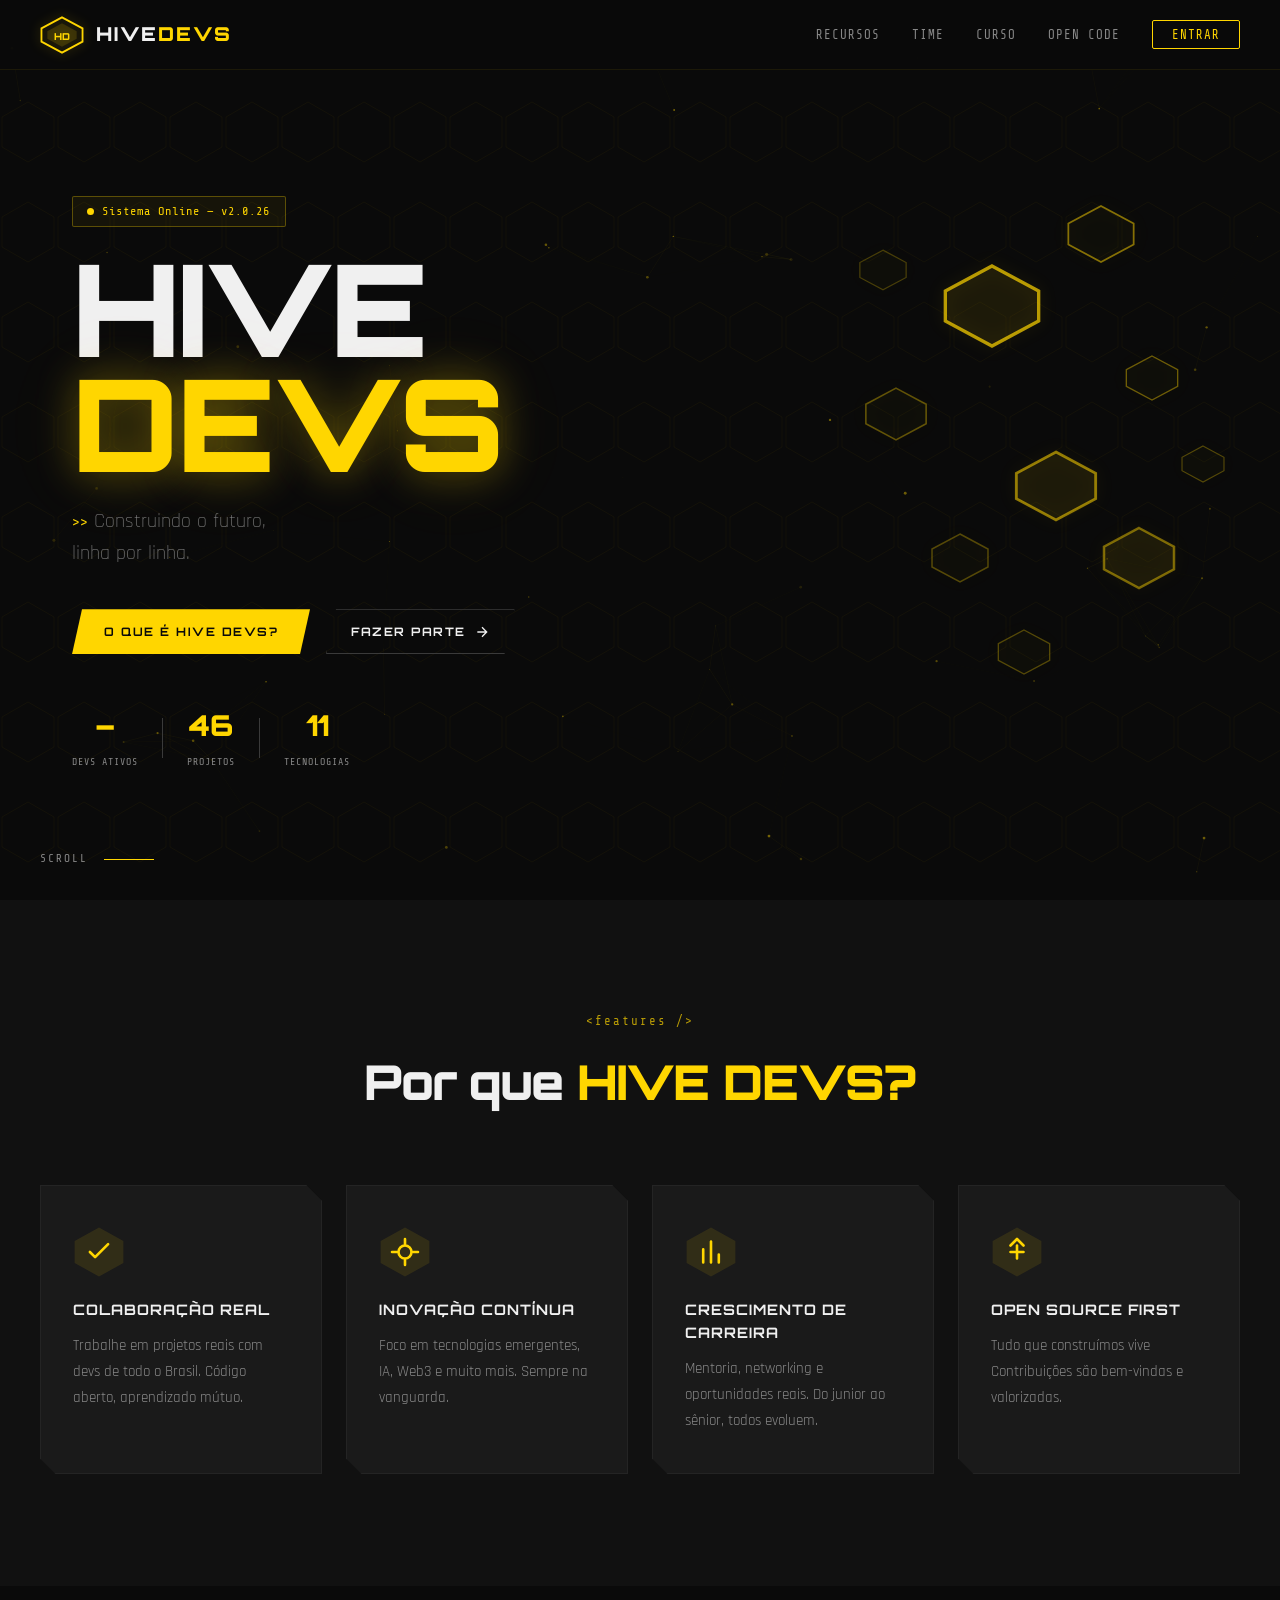
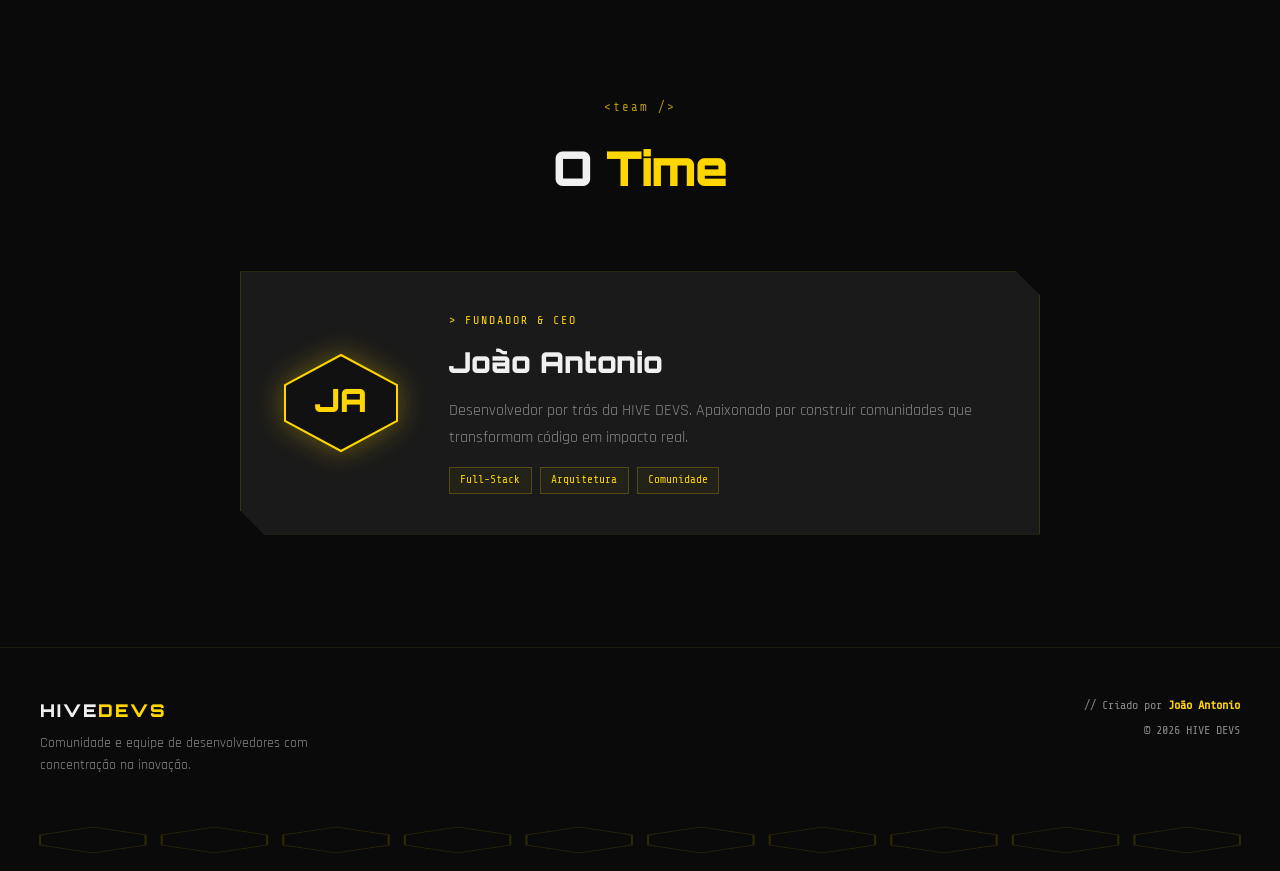
<file: index.html>
<!DOCTYPE html>
<html lang="pt-BR">
<head>
  <meta charset="UTF-8" />
  <meta name="viewport" content="width=device-width, initial-scale=1.0"/>
  <title>HIVE DEVS</title>
  <link rel="stylesheet" href="style.css" />
  <link href="https://fonts.googleapis.com/css2?family=Orbitron:wght@400;700;900&family=Share+Tech+Mono&family=Rajdhani:wght@300;400;600;700&display=swap" rel="stylesheet"/>
</head>
<body>

  <canvas id="bg-canvas"></canvas>
  <div class="hex-grid-overlay"></div>

  <!-- ══════════════ NAVBAR ══════════════ -->
  <nav class="navbar" id="navbar">
    <div class="nav-inner">
      <a href="#" class="nav-logo">
        <div class="logo-hex">
          <svg viewBox="0 0 60 52" class="logo-svg" xmlns="http://www.w3.org/2000/svg">
            <polygon points="30,2 58,17 58,35 30,50 2,35 2,17" fill="none" stroke="#FFD600" stroke-width="2.5"/>
            <polygon points="30,10 50,21 50,31 30,42 10,31 10,21" fill="#FFD600" opacity="0.15"/>
            <text x="50%" y="55%" dominant-baseline="middle" text-anchor="middle" fill="#FFD600" font-family="Orbitron" font-size="13" font-weight="900">HD</text>
          </svg>
        </div>
        <span class="logo-text">HIVE<span class="logo-accent">DEVS</span></span>
      </a>
      <ul class="nav-links" id="navLinks">
  <li><a href="#features">Recursos</a></li>
  <li><a href="#team">Time</a></li>

  <!-- NOVOS BOTÕES -->
  <li><a href="curso.html">Curso</a></li>
  <li><a href="codigos.html">Open Code</a></li>

  <li id="nav-auth-area">
    <button class="nav-cta-btn" id="btn-nav-login">Entrar</button>
  </li>
</ul>
      <button class="hamburger" id="hamburger" aria-label="Menu">
        <span></span><span></span><span></span>
      </button>
    </div>
  </nav>

  <!-- ══════════════ HERO ══════════════ -->
  <section class="hero" id="home">
    <div class="hero-content">
      <div class="hero-badge">
        <span class="badge-dot"></span>
        <span>Sistema Online — v2.0.26</span>
      </div>
      <h1 class="hero-title">
        <span class="title-line">HIVE</span>
        <span class="title-line accent">DEVS</span>
      </h1>
      <p class="hero-sub">
        <span class="mono">&gt;&gt;</span> Construindo o futuro, <br/>linha por linha.
      </p>
      <div class="hero-actions">
        <button class="btn-primary" id="btn-about">
          <span class="btn-hex"></span>
          O que é HIVE DEVS?
        </button>
        <button class="btn-secondary" id="btn-hero-join">
          Fazer parte
          <svg width="16" height="16" viewBox="0 0 24 24" fill="none" stroke="currentColor" stroke-width="2"><path d="M5 12h14M12 5l7 7-7 7"/></svg>
        </button>
      </div>
      <div class="hero-stats">
        <div class="stat">
          <span class="stat-num" id="stat-devs">–</span>
          <span class="stat-label">Devs Ativos</span>
        </div>
        <div class="stat-divider"></div>
        <div class="stat">
          <span class="stat-num" data-target="47">0</span>
          <span class="stat-label">Projetos</span>
        </div>
        <div class="stat-divider"></div>
        <div class="stat">
          <span class="stat-num" data-target="12">0</span>
          <span class="stat-label">Tecnologias</span>
        </div>
      </div>
    </div>
    <div class="hero-visual">
      <div class="hex-cluster" id="hexCluster"></div>
    </div>
    <div class="scroll-hint">
      <span class="mono">scroll</span>
      <div class="scroll-line"></div>
    </div>
  </section>

  <!-- ══════════════ MODAL: O QUE É HIVE DEVS ══════════════ -->
  <div class="modal-overlay" id="modal-about">
    <div class="modal-box">
      <button class="modal-close" data-close="modal-about">&times;</button>
      <div class="modal-header">
        <svg viewBox="0 0 60 52" class="modal-logo" xmlns="http://www.w3.org/2000/svg">
          <polygon points="30,2 58,17 58,35 30,50 2,35 2,17" fill="none" stroke="#FFD600" stroke-width="2.5"/>
          <polygon points="30,10 50,21 50,31 30,42 10,31 10,21" fill="#FFD600" opacity="0.2"/>
          <text x="50%" y="55%" dominant-baseline="middle" text-anchor="middle" fill="#FFD600" font-family="Orbitron" font-size="13" font-weight="900">HD</text>
        </svg>
        <h2>O que é <span class="accent">HIVE DEVS?</span></h2>
      </div>
      <p class="modal-desc">Comunidade com concentração na inovação.</p>
      <div class="modal-tags">
        <span>#inovação</span><span>#tecnologia</span><span>#comunidade</span><span>#código</span>
      </div>
      <div class="modal-creator">
        <span class="mono">&gt; Criado por</span>
        <strong>João Antonio</strong>
      </div>
    </div>
  </div>

  <!-- ══════════════ MODAL: AUTH ══════════════ -->
  <div class="modal-overlay" id="modal-auth">
    <div class="modal-box auth-box">
      <button class="modal-close" data-close="modal-auth">&times;</button>

      <div class="auth-tabs">
        <button class="auth-tab active" data-tab="login">Entrar</button>
        <button class="auth-tab" data-tab="register">Criar conta</button>
      </div>

      <!-- LOGIN -->
      <div class="auth-panel" id="panel-login">
        <div class="auth-icon">
          <svg viewBox="0 0 60 52" xmlns="http://www.w3.org/2000/svg" width="52" height="45">
            <polygon points="30,2 58,17 58,35 30,50 2,35 2,17" fill="rgba(255,214,0,0.08)" stroke="#FFD600" stroke-width="2"/>
            <text x="50%" y="55%" dominant-baseline="middle" text-anchor="middle" fill="#FFD600" font-family="Orbitron" font-size="12" font-weight="900">HD</text>
          </svg>
        </div>
        <h3>Bem-vindo de volta</h3>
        <p class="auth-sub">Acesse sua conta HIVE DEVS</p>
        <div class="form-group">
          <label class="mono">// email</label>
          <input type="email" id="login-email" placeholder="dev@hive.com" autocomplete="email"/>
        </div>
        <div class="form-group">
          <label class="mono">// senha</label>
          <input type="password" id="login-pass" placeholder="••••••••" autocomplete="current-password"/>
        </div>
        <div class="auth-error" id="login-error"></div>
        <button class="btn-primary btn-full" id="btn-do-login">
          <span class="btn-hex"></span>
          <span id="login-btn-txt">Entrar na colmeia</span>
        </button>
        <p class="auth-switch">Não tem conta? <button class="link-btn" data-tab="register">Criar agora</button></p>
      </div>

      <!-- REGISTER -->
      <div class="auth-panel hidden" id="panel-register">
        <div class="auth-icon">
          <svg viewBox="0 0 60 52" xmlns="http://www.w3.org/2000/svg" width="52" height="45">
            <polygon points="30,2 58,17 58,35 30,50 2,35 2,17" fill="rgba(255,214,0,0.08)" stroke="#FFD600" stroke-width="2"/>
            <text x="50%" y="55%" dominant-baseline="middle" text-anchor="middle" fill="#FFD600" font-family="Orbitron" font-size="12" font-weight="900">HD</text>
          </svg>
        </div>
        <h3>Entre para a colmeia</h3>
        <p class="auth-sub">Crie sua conta gratuitamente</p>
        <div class="form-group">
          <label class="mono">// usuário</label>
          <input type="text" id="reg-username" placeholder="seu_username" autocomplete="username"/>
        </div>
        <div class="form-group">
          <label class="mono">// email</label>
          <input type="email" id="reg-email" placeholder="dev@hive.com" autocomplete="email"/>
        </div>
        <div class="form-group">
          <label class="mono">// senha</label>
          <input type="password" id="reg-pass" placeholder="mín. 6 caracteres" autocomplete="new-password"/>
        </div>
        <div class="auth-error" id="reg-error"></div>
        <button class="btn-primary btn-full" id="btn-do-register">
          <span class="btn-hex"></span>
          <span id="reg-btn-txt">Criar conta</span>
        </button>
        <p class="auth-switch">Já tem conta? <button class="link-btn" data-tab="login">Entrar</button></p>
      </div>
    </div>
  </div>

  <!-- ══════════════ MODAL: PERFIL ══════════════ -->
  <div class="modal-overlay" id="modal-profile">
    <div class="modal-box profile-box">
      <button class="modal-close" data-close="modal-profile">&times;</button>
      <div class="profile-header">
        <div class="profile-hex-wrap">
          <svg viewBox="0 0 120 104" xmlns="http://www.w3.org/2000/svg" width="96" height="84">
            <polygon points="60,4 116,34 116,70 60,100 4,70 4,34" fill="#1A1A1A" stroke="#FFD600" stroke-width="2.5"/>
            <text id="profile-initials" x="50%" y="52%" dominant-baseline="middle" text-anchor="middle" fill="#FFD600" font-family="Orbitron" font-size="26" font-weight="900">??</text>
          </svg>
        </div>
        <div class="profile-identity">
          <div class="mono profile-tag">&gt; dev ativo</div>
          <h3 id="profile-username">–</h3>
          <p class="profile-email mono" id="profile-email">–</p>
        </div>
      </div>
      <div class="profile-info-grid">
        <div class="profile-row">
          <span class="mono">membro desde</span>
          <strong id="profile-since">–</strong>
        </div>
        <div class="profile-row">
          <span class="mono">status</span>
          <strong style="color:var(--yellow)">● Online</strong>
        </div>
      </div>
      <button class="btn-logout" id="btn-logout">
        <svg width="14" height="14" viewBox="0 0 24 24" fill="none" stroke="currentColor" stroke-width="2.5"><path d="M9 21H5a2 2 0 0 1-2-2V5a2 2 0 0 1 2-2h4M16 17l5-5-5-5M21 12H9"/></svg>
        Sair da conta
      </button>
    </div>
  </div>

  <!-- ══════════════ FEATURES ══════════════ -->
  <section class="features" id="features">
    <div class="section-header">
      <span class="section-tag mono">&lt;features /&gt;</span>
      <h2>Por que <span class="accent">HIVE DEVS?</span></h2>
    </div>
    <div class="features-grid">
      <div class="feature-card" data-anim>
        <div class="card-icon">
          <svg viewBox="0 0 40 40" fill="none"><polygon points="20,2 38,12 38,28 20,38 2,28 2,12" fill="#FFD600" opacity="0.1" stroke="#FFD600" stroke-width="1.5"/><path d="M13 20l4 4 10-10" stroke="#FFD600" stroke-width="2" stroke-linecap="round" stroke-linejoin="round"/></svg>
        </div>
        <h3>Colaboração Real</h3>
        <p>Trabalhe em projetos reais com devs de todo o Brasil. Código aberto, aprendizado mútuo.</p>
      </div>
      <div class="feature-card" data-anim>
        <div class="card-icon">
          <svg viewBox="0 0 40 40" fill="none"><polygon points="20,2 38,12 38,28 20,38 2,28 2,12" fill="#FFD600" opacity="0.1" stroke="#FFD600" stroke-width="1.5"/><circle cx="20" cy="20" r="5" stroke="#FFD600" stroke-width="2"/><path d="M20 10v4M20 26v4M10 20h4M26 20h4" stroke="#FFD600" stroke-width="2" stroke-linecap="round"/></svg>
        </div>
        <h3>Inovação Contínua</h3>
        <p>Foco em tecnologias emergentes, IA, Web3 e muito mais. Sempre na vanguarda.</p>
      </div>
      <div class="feature-card" data-anim>
        <div class="card-icon">
          <svg viewBox="0 0 40 40" fill="none"><polygon points="20,2 38,12 38,28 20,38 2,28 2,12" fill="#FFD600" opacity="0.1" stroke="#FFD600" stroke-width="1.5"/><path d="M14 28V18M20 28V12M26 28V22" stroke="#FFD600" stroke-width="2" stroke-linecap="round"/></svg>
        </div>
        <h3>Crescimento de Carreira</h3>
        <p>Mentoria, networking e oportunidades reais. Do junior ao sênior, todos evoluem.</p>
      </div>
      <div class="feature-card" data-anim>
        <div class="card-icon">
          <svg viewBox="0 0 40 40" fill="none"><polygon points="20,2 38,12 38,28 20,38 2,28 2,12" fill="#FFD600" opacity="0.1" stroke="#FFD600" stroke-width="1.5"/><path d="M15 20h10M15 15l5-5 5 5M20 25v-10" stroke="#FFD600" stroke-width="2" stroke-linecap="round" stroke-linejoin="round"/></svg>
        </div>
        <h3>Open Source First</h3>
        <p>Tudo que construímos vive Contribuições são bem-vindas e valorizadas.</p>
      </div>
    </div>
  </section>

  <!-- ══════════════ TEAM ══════════════ -->
  <section class="team" id="team">
    <div class="section-header">
      <span class="section-tag mono">&lt;team /&gt;</span>
      <h2>O <span class="accent">Time</span></h2>
    </div>
    <div class="team-founder">
      <div class="founder-hex">
        <svg viewBox="0 0 120 104" xmlns="http://www.w3.org/2000/svg">
          <polygon points="60,4 116,34 116,70 60,100 4,70 4,34" fill="#111" stroke="#FFD600" stroke-width="2"/>
          <text x="50%" y="50%" dominant-baseline="middle" text-anchor="middle" fill="#FFD600" font-family="Orbitron" font-size="32" font-weight="900">JA</text>
        </svg>
      </div>
      <div class="founder-info">
        <div class="founder-role mono">&gt; Fundador &amp; CEO</div>
        <h3>João Antonio</h3>
        <p>Desenvolvedor por trás da HIVE DEVS. Apaixonado por construir comunidades que transformam código em impacto real.</p>
        <div class="founder-tags">
          <span>Full-Stack</span><span>Arquitetura</span><span>Comunidade</span>
        </div>
      </div>
    </div>
  </section>

  <!-- ══════════════ FOOTER ══════════════ -->
  <footer class="footer">
    <div class="footer-inner">
      <div class="footer-brand">
        <span class="logo-text">HIVE<span class="logo-accent">DEVS</span></span>
        <p>Comunidade e equipe de desenvolvedores com concentração na inovação.</p>
      </div>
      <div class="footer-credit">
        <span class="mono">// Criado por <strong>João Antonio</strong></span>
        <span class="mono">© <span id="year"></span> HIVE DEVS</span>
      </div>
    </div>
    <div class="footer-hex-row">
      <svg viewBox="0 0 300 30" xmlns="http://www.w3.org/2000/svg" preserveAspectRatio="none">
        <polygon points="15,2 28,10 28,20 15,28 2,20 2,10" fill="none" stroke="#FFD600" stroke-width="0.5" opacity="0.3"/>
        <polygon points="45,2 58,10 58,20 45,28 32,20 32,10" fill="none" stroke="#FFD600" stroke-width="0.5" opacity="0.3"/>
        <polygon points="75,2 88,10 88,20 75,28 62,20 62,10" fill="none" stroke="#FFD600" stroke-width="0.5" opacity="0.3"/>
        <polygon points="105,2 118,10 118,20 105,28 92,20 92,10" fill="none" stroke="#FFD600" stroke-width="0.5" opacity="0.3"/>
        <polygon points="135,2 148,10 148,20 135,28 122,20 122,10" fill="none" stroke="#FFD600" stroke-width="0.5" opacity="0.3"/>
        <polygon points="165,2 178,10 178,20 165,28 152,20 152,10" fill="none" stroke="#FFD600" stroke-width="0.5" opacity="0.3"/>
        <polygon points="195,2 208,10 208,20 195,28 182,20 182,10" fill="none" stroke="#FFD600" stroke-width="0.5" opacity="0.3"/>
        <polygon points="225,2 238,10 238,20 225,28 212,20 212,10" fill="none" stroke="#FFD600" stroke-width="0.5" opacity="0.3"/>
        <polygon points="255,2 268,10 268,20 255,28 242,20 242,10" fill="none" stroke="#FFD600" stroke-width="0.5" opacity="0.3"/>
        <polygon points="285,2 298,10 298,20 285,28 272,20 272,10" fill="none" stroke="#FFD600" stroke-width="0.5" opacity="0.3"/>
      </svg>
    </div>
  </footer>

  <!-- Toast -->
  <div class="toast" id="toast"></div>

  <script src="script.js"></script>
</body>
</html>
</file>
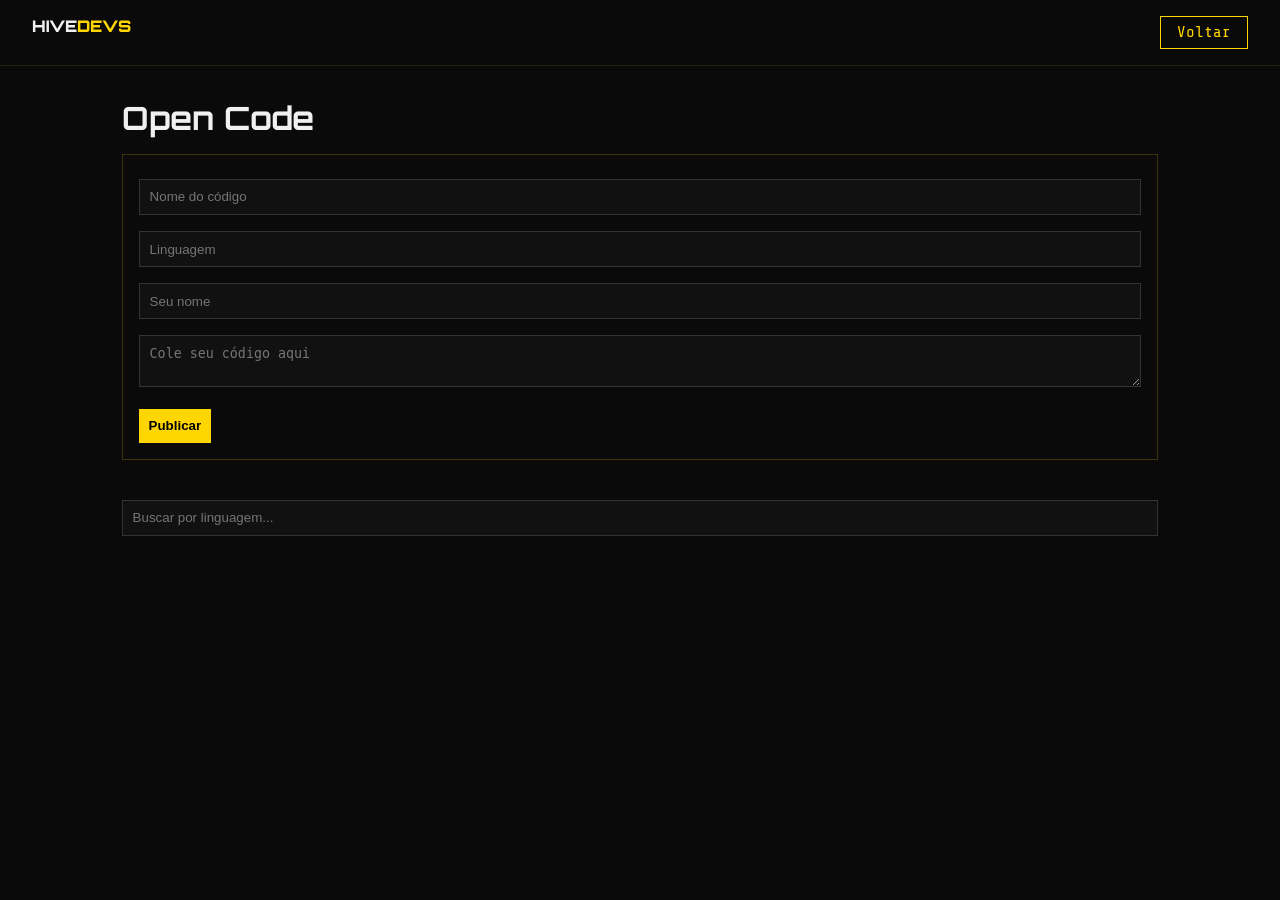
<file: codigos.html>
<!DOCTYPE html>
<html lang="pt-BR">
<head>
<meta charset="UTF-8">
<meta name="viewport" content="width=device-width, initial-scale=1.0">
<title>HIVE DEVS — Open Code</title>

<link href="https://fonts.googleapis.com/css2?family=Orbitron:wght@400;700;900&family=Share+Tech+Mono&family=Rajdhani:wght@300;400;600;700&display=swap" rel="stylesheet">

<style>
*{margin:0;padding:0;box-sizing:border-box}
:root{
--black:#0A0A0A;--black-3:#1A1A1A;
--yellow:#FFD600;--white:#F0F0F0;--grey:#888;
--font-display:'Orbitron',sans-serif;
--font-mono:'Share Tech Mono',monospace;
--font-body:'Rajdhani',sans-serif;
}
body{background:var(--black);color:var(--white);font-family:var(--font-body)}

.nav{display:flex;justify-content:space-between;padding:1rem 2rem;border-bottom:1px solid rgba(255,214,0,.1)}
.logo{font-family:var(--font-display);font-weight:900}
.logo span{color:var(--yellow)}
.btn{border:1px solid var(--yellow);color:var(--yellow);padding:.4rem 1rem;text-decoration:none;font-family:var(--font-mono)}

.container{max-width:1100px;margin:auto;padding:2rem}

.grid{display:grid;grid-template-columns:repeat(auto-fit,minmax(250px,1fr));gap:1rem}
.card{
background:var(--black-3);
padding:1.5rem;
border:1px solid #222;
cursor:pointer;
transition:.2s;
}
.card:hover{border-color:var(--yellow);box-shadow:0 0 10px rgba(255,214,0,.2)}

.title{font-family:var(--font-display);margin-bottom:.5rem}
.meta{font-family:var(--font-mono);font-size:.75rem;color:var(--grey)}

.form{margin-bottom:2rem;border:1px solid rgba(255,214,0,.2);padding:1rem}

input,textarea{
width:100%;margin:.5rem 0;padding:.6rem;background:#111;border:1px solid #333;color:#fff
}

button{padding:.6rem;background:var(--yellow);border:none;font-weight:bold;cursor:pointer;margin-top:.5rem}

/* MODAL */
.modal{
position:fixed;
inset:0;
background:rgba(0,0,0,.85);
display:none;
align-items:center;
justify-content:center;
}

.modal-box{
background:#111;
padding:2rem;
max-width:800px;
width:100%;
border:1px solid rgba(255,214,0,.2);
max-height:80vh;
overflow:auto;
}

pre{
background:#000;
padding:1rem;
overflow:auto;
color:#0f0;
white-space:pre-wrap;
}

.close{cursor:pointer;float:right;font-size:18px}

.loader{text-align:center;color:#888;margin-top:2rem}
</style>
</head>
<body>

<div class="nav">
<div class="logo">HIVE<span>DEVS</span></div>
<a href="#" class="btn">Voltar</a>
</div>

<div class="container">

<h1 style="font-family:var(--font-display);margin-bottom:1rem">Open Code</h1>

<div class="form">
<input id="name" placeholder="Nome do código">
<input id="lang" placeholder="Linguagem">
<input id="author" placeholder="Seu nome">
<textarea id="code" placeholder="Cole seu código aqui"></textarea>
<button onclick="publish()">Publicar</button>
</div>

<input id="search" placeholder="Buscar por linguagem..." oninput="filterList()">

<div class="grid" id="list"></div>
<div id="loading" class="loader">Carregando...</div>

</div>

<!-- MODAL -->
<div class="modal" id="modal" onclick="outsideClick(event)">
<div class="modal-box">
<span class="close" onclick="closeModal()">✕</span>
<h2 id="m-title"></h2>
<p id="m-meta"></p>

<button onclick="copyCode()">📋 Copiar código</button>
<button id="deleteBtn" onclick="deleteCode()" style="display:none;background:red;color:#fff">🗑️ Deletar</button>

<pre id="m-code"></pre>
</div>
</div>

<script>
const DB='https://codigo-44625-default-rtdb.firebaseio.com';

let allCodes = [];
let currentCode = null;

// ID
function genId(){
return Date.now()+Math.random().toString(36).slice(2)
}

// SAFE HTML
function escapeHTML(str){
return str.replace(/[&<>"']/g, function(tag){
const chars = {
  '&': '&amp;',
  '<': '&lt;',
  '>': '&gt;',
  '"': '&quot;',
  "'": '&#39;'
};
return chars[tag] || tag;
});
}

// PUBLICAR
async function publish(){
const name=nameInput.value.trim();
const lang=langInput.value.trim();
const author=authorInput.value.trim();
const code=codeInput.value;

if(!name||!lang||!author||!code)return alert('Preencha tudo');

const id=genId();

await fetch(`${DB}/codes/${id}.json`,{
method:'PUT',
body:JSON.stringify({
name,lang,author,code,createdAt:Date.now()
})
});

nameInput.value='';
langInput.value='';
authorInput.value='';
codeInput.value='';

load();
}

// LOAD
async function load(){
document.getElementById('loading').style.display='block';

try{
const res=await fetch(`${DB}/codes.json`);
const data=await res.json();

if(!data){
list.innerHTML='<p style="color:#888">Nenhum código ainda</p>';
return;
}

allCodes = Object.entries(data)
.map(([id,c])=>({id,...c}))
.sort((a,b)=>b.createdAt-a.createdAt);

render(allCodes);

}catch(e){
console.error(e);
}finally{
document.getElementById('loading').style.display='none';
}
}

// RENDER
function render(codes){
list.innerHTML='';

codes.forEach(c=>{
const div=document.createElement('div');
div.className='card';

div.innerHTML=`
<div class="title">${escapeHTML(c.name)}</div>
<div class="meta">${escapeHTML(c.lang)} • por ${escapeHTML(c.author)}</div>
`;

div.onclick=()=>openModal(c);
list.appendChild(div);
});
}

// 🔍 FILTRO
function filterList(){
const term = search.value.trim().toLowerCase();

// se vazio → mostra tudo
if(term === ""){
render(allCodes);
return;
}

const filtered = allCodes.filter(c =>
(c.lang || "").toLowerCase().includes(term)
);

render(filtered);
}

// MODAL
function openModal(c){
currentCode = c;

modal.style.display='flex';
mTitle.textContent=c.name;
mMeta.textContent=c.lang+' • '+c.author;
mCode.textContent=c.code;

// verificar autor
const user = authorInput.value.trim();
if(user && user === c.author){
deleteBtn.style.display='inline-block';
}else{
deleteBtn.style.display='none';
}
}

function closeModal(){
modal.style.display='none';
}

function outsideClick(e){
if(e.target.id==='modal') closeModal();
}

// 📋 COPIAR
function copyCode(){
navigator.clipboard.writeText(mCode.textContent);
alert('Código copiado!');
}

// 🗑️ DELETAR
async function deleteCode(){
const user = authorInput.value.trim();

if(user !== currentCode.author){
return alert('Você não pode deletar isso');
}

if(!confirm('Tem certeza que deseja deletar?')) return;

await fetch(`${DB}/codes/${currentCode.id}.json`,{
method:'DELETE'
});

closeModal();
load();
}

// REFS
const nameInput=document.getElementById('name');
const langInput=document.getElementById('lang');
const authorInput=document.getElementById('author');
const codeInput=document.getElementById('code');

const modal=document.getElementById('modal');
const mTitle=document.getElementById('m-title');
const mMeta=document.getElementById('m-meta');
const mCode=document.getElementById('m-code');

const search=document.getElementById('search');
const deleteBtn=document.getElementById('deleteBtn');

// INIT
load();
</script>

</body>
</html>
</file>
<file: style.css>
/* =============================================
   HIVE DEVS — style.css
   ============================================= */

*, *::before, *::after { box-sizing: border-box; margin: 0; padding: 0; }

:root {
  --black:       #0A0A0A;
  --black-2:     #111111;
  --black-3:     #1A1A1A;
  --black-4:     #242424;
  --yellow:      #FFD600;
  --yellow-dim:  rgba(255,214,0,0.12);
  --yellow-glow: rgba(255,214,0,0.35);
  --white:       #F0F0F0;
  --grey:        #888888;
  --grey-dim:    #3A3A3A;
  --red:         #FF4D4D;
  --font-display: 'Orbitron', sans-serif;
  --font-mono:    'Share Tech Mono', monospace;
  --font-body:    'Rajdhani', sans-serif;
}

html { scroll-behavior: smooth; }
body { background: var(--black); color: var(--white); font-family: var(--font-body); font-size: 16px; line-height: 1.6; overflow-x: hidden; }

::-webkit-scrollbar { width: 5px; }
::-webkit-scrollbar-track { background: var(--black-2); }
::-webkit-scrollbar-thumb { background: var(--yellow); border-radius: 3px; }

/* ---- CANVAS BG ---- */
#bg-canvas { position: fixed; inset: 0; z-index: 0; pointer-events: none; }
.hex-grid-overlay {
  position: fixed; inset: 0; z-index: 0; pointer-events: none;
  background-image: url("data:image/svg+xml,%3Csvg xmlns='http://www.w3.org/2000/svg' width='56' height='100'%3E%3Cpolygon points='28,2 54,17 54,47 28,62 2,47 2,17' fill='none' stroke='rgba(255,214,0,0.04)' stroke-width='1'/%3E%3C/svg%3E");
  background-size: 56px 100px;
}

/* ---- NAVBAR ---- */
.navbar {
  position: fixed; top: 0; left: 0; right: 0; z-index: 100;
  padding: 0 2rem; height: 70px; display: flex; align-items: center;
  background: rgba(10,10,10,0.88); backdrop-filter: blur(18px);
  border-bottom: 1px solid rgba(255,214,0,0.08);
  transition: border-color 0.3s, box-shadow 0.3s;
}
.navbar.scrolled { border-bottom-color: rgba(255,214,0,0.25); box-shadow: 0 2px 24px rgba(255,214,0,0.06); }
.nav-inner { width: 100%; max-width: 1200px; margin: auto; display: flex; align-items: center; justify-content: space-between; }

.nav-logo { display: flex; align-items: center; gap: 0.75rem; text-decoration: none; }
.logo-hex { width: 44px; height: 44px; }
.logo-svg { width: 100%; height: 100%; filter: drop-shadow(0 0 6px var(--yellow-glow)); }
.logo-text { font-family: var(--font-display); font-size: 1.2rem; font-weight: 900; color: var(--white); letter-spacing: 2px; }
.logo-accent { color: var(--yellow); }

.nav-links { list-style: none; display: flex; gap: 2rem; align-items: center; }
.nav-links a { font-family: var(--font-mono); font-size: 0.78rem; color: var(--grey); text-decoration: none; letter-spacing: 1px; text-transform: uppercase; transition: color 0.2s; }
.nav-links a:hover { color: var(--yellow); }

/* Nav auth area */
.nav-cta-btn {
  font-family: var(--font-mono); font-size: 0.78rem; letter-spacing: 1px; text-transform: uppercase;
  color: var(--yellow); background: transparent; border: 1px solid var(--yellow);
  padding: 0.4rem 1.2rem; cursor: pointer; border-radius: 2px;
  transition: background 0.2s, box-shadow 0.2s;
}
.nav-cta-btn:hover { background: var(--yellow-dim); box-shadow: 0 0 14px var(--yellow-glow); }

/* User button in nav */
.nav-user-btn {
  display: flex; align-items: center; gap: 0.6rem;
  font-family: var(--font-mono); font-size: 0.75rem; color: var(--white);
  background: var(--black-3); border: 1px solid rgba(255,214,0,0.25);
  padding: 0.35rem 0.9rem 0.35rem 0.5rem; cursor: pointer; border-radius: 2px;
  transition: border-color 0.2s, box-shadow 0.2s;
}
.nav-user-btn:hover { border-color: var(--yellow); box-shadow: 0 0 12px rgba(255,214,0,0.15); }
.nav-user-hex { flex-shrink: 0; }
.nav-user-hex svg { display: block; }
.nav-username { color: var(--yellow); max-width: 100px; overflow: hidden; text-overflow: ellipsis; white-space: nowrap; }

.hamburger { display: none; flex-direction: column; gap: 5px; background: none; border: none; cursor: pointer; padding: 4px; }
.hamburger span { display: block; width: 24px; height: 2px; background: var(--yellow); transition: all 0.3s; }

/* ---- HERO ---- */
.hero {
  position: relative; z-index: 1; min-height: 100vh;
  display: flex; align-items: center; padding: 0 2rem; overflow: hidden;
}
.hero-content {
  max-width: 600px;
  margin-left: max(calc((100vw - 1200px)/2), 2rem);
  padding-top: 70px; z-index: 2;
}
.hero-badge {
  display: inline-flex; align-items: center; gap: 0.5rem;
  font-family: var(--font-mono); font-size: 0.75rem; color: var(--yellow);
  letter-spacing: 1px; margin-bottom: 1.5rem; padding: 0.3rem 0.9rem;
  border: 1px solid rgba(255,214,0,0.3); background: rgba(255,214,0,0.05);
  border-radius: 2px; animation: fadeSlideDown 0.6s ease both;
}
.badge-dot { width: 7px; height: 7px; background: var(--yellow); border-radius: 50%; animation: pulse 1.8s ease infinite; }

@keyframes pulse { 0%,100%{box-shadow:0 0 0 0 var(--yellow-glow)} 50%{box-shadow:0 0 0 5px transparent} }
@keyframes fadeSlideUp { to{opacity:1;transform:translateY(0)} }
@keyframes fadeSlideDown { from{opacity:0;transform:translateY(-15px)} to{opacity:1;transform:translateY(0)} }

.hero-title {
  font-family: var(--font-display); font-weight: 900;
  font-size: clamp(4rem,10vw,8rem); line-height: 0.9;
  letter-spacing: -2px; display: flex; flex-direction: column; margin-bottom: 1.5rem;
}
.title-line { display: block; opacity: 0; transform: translateY(40px); animation: fadeSlideUp 0.7s ease forwards; }
.title-line.accent { color: var(--yellow); text-shadow: 0 0 40px var(--yellow-glow),0 0 80px rgba(255,214,0,0.12); animation-delay: 0.15s; }

.hero-sub { font-size: 1.25rem; font-weight: 300; color: var(--grey); margin-bottom: 2.5rem; opacity: 0; animation: fadeSlideUp 0.7s 0.3s ease forwards; }
.hero-sub .mono { font-family: var(--font-mono); color: var(--yellow); font-size: 0.9rem; }

.hero-actions { display: flex; gap: 1rem; flex-wrap: wrap; margin-bottom: 3rem; opacity: 0; animation: fadeSlideUp 0.7s 0.45s ease forwards; }

/* Buttons */
.btn-primary {
  position: relative; display: inline-flex; align-items: center; gap: 0.5rem;
  background: var(--yellow); color: var(--black);
  font-family: var(--font-display); font-size: 0.73rem; font-weight: 700;
  letter-spacing: 1.5px; text-transform: uppercase;
  padding: 0.85rem 2rem; border: none; cursor: pointer;
  clip-path: polygon(10px 0%,100% 0%,calc(100% - 10px) 100%,0% 100%);
  transition: transform 0.2s, box-shadow 0.2s; overflow: hidden;
}
.btn-primary:hover { transform: translateY(-2px); box-shadow: 0 8px 28px rgba(255,214,0,0.45); }
.btn-primary:disabled { opacity: 0.6; cursor: not-allowed; transform: none; }
.btn-hex { position: absolute; inset: 0; background: linear-gradient(135deg,rgba(255,255,255,0.2),transparent); opacity: 0; transition: opacity 0.2s; }
.btn-primary:hover .btn-hex { opacity: 1; }
.btn-full { width: 100%; justify-content: center; }

.btn-secondary {
  display: inline-flex; align-items: center; gap: 0.5rem;
  font-family: var(--font-display); font-size: 0.73rem; font-weight: 700;
  letter-spacing: 1.5px; text-transform: uppercase;
  color: var(--white); background: none; border: 1px solid var(--grey-dim); cursor: pointer;
  padding: 0.85rem 1.5rem;
  clip-path: polygon(10px 0%,100% 0%,calc(100% - 10px) 100%,0% 100%);
  transition: border-color 0.2s, color 0.2s, box-shadow 0.2s;
}
.btn-secondary:hover { border-color: var(--yellow); color: var(--yellow); box-shadow: 0 0 18px rgba(255,214,0,0.12); }

.hero-stats { display: flex; align-items: center; gap: 1.5rem; opacity: 0; animation: fadeSlideUp 0.7s 0.6s ease forwards; }
.stat { text-align: center; }
.stat-num { display: block; font-family: var(--font-display); font-size: 1.8rem; font-weight: 900; color: var(--yellow); }
.stat-label { font-family: var(--font-mono); font-size: 0.62rem; color: var(--grey); letter-spacing: 1px; text-transform: uppercase; }
.stat-divider { width: 1px; height: 40px; background: var(--grey-dim); }

.hero-visual { position: absolute; right: 0; top: 50%; transform: translateY(-50%); width: 50vw; height: 80vh; z-index: 1; pointer-events: none; }
.hex-cluster { position: relative; width: 100%; height: 100%; }
.hex-cell { position: absolute; }
.hex-cell svg { filter: drop-shadow(0 0 8px rgba(255,214,0,0.18)); }

.scroll-hint {
  position: absolute; bottom: 2rem;
  left: max(calc((100vw - 1200px)/2), 2rem);
  display: flex; align-items: center; gap: 1rem;
  color: var(--grey); font-family: var(--font-mono); font-size: 0.7rem; letter-spacing: 2px; text-transform: uppercase;
  opacity: 0; animation: fadeSlideUp 0.7s 0.9s ease forwards;
}
.scroll-line { width: 50px; height: 1px; background: var(--yellow); transform-origin: left; animation: expandLine 1.5s 1.2s ease forwards; transform: scaleX(0); }
@keyframes expandLine { to{transform:scaleX(1)} }

/* ---- MODALS BASE ---- */
.modal-overlay {
  position: fixed; inset: 0; z-index: 200;
  background: rgba(0,0,0,0.82); backdrop-filter: blur(10px);
  display: flex; align-items: center; justify-content: center;
  opacity: 0; pointer-events: none; transition: opacity 0.3s;
  padding: 1rem;
}
.modal-overlay.active { opacity: 1; pointer-events: all; }
.modal-box {
  position: relative; background: var(--black-3);
  border: 1px solid rgba(255,214,0,0.25); padding: 2.5rem;
  max-width: 500px; width: 100%;
  transform: scale(0.92) translateY(20px); transition: transform 0.3s;
  clip-path: polygon(20px 0%,100% 0%,calc(100% - 20px) 100%,0% 100%);
}
.modal-overlay.active .modal-box { transform: scale(1) translateY(0); }
.modal-close {
  position: absolute; top: 1rem; right: 1.5rem;
  background: none; border: none; color: var(--grey); font-size: 1.5rem; cursor: pointer;
  transition: color 0.2s; line-height: 1;
}
.modal-close:hover { color: var(--yellow); }

/* About modal */
.modal-header { display: flex; align-items: center; gap: 1rem; margin-bottom: 1.5rem; }
.modal-logo { width: 52px; height: 45px; }
.modal-header h2 { font-family: var(--font-display); font-size: 1.35rem; font-weight: 700; }
.modal-desc { font-size: 1.05rem; font-weight: 300; color: var(--white); margin-bottom: 1.5rem; line-height: 1.8; border-left: 3px solid var(--yellow); padding-left: 1rem; }
.modal-tags { display: flex; flex-wrap: wrap; gap: 0.5rem; margin-bottom: 1.5rem; }
.modal-tags span { font-family: var(--font-mono); font-size: 0.73rem; color: var(--yellow); border: 1px solid rgba(255,214,0,0.28); padding: 0.22rem 0.7rem; background: rgba(255,214,0,0.05); }
.modal-creator { display: flex; align-items: center; gap: 0.75rem; font-family: var(--font-mono); font-size: 0.78rem; color: var(--grey); }
.modal-creator strong { color: var(--yellow); font-family: var(--font-display); }

/* ---- AUTH MODAL ---- */
.auth-box { max-width: 440px; padding: 2rem 2.5rem; }
.auth-tabs { display: flex; gap: 0; margin-bottom: 2rem; border-bottom: 1px solid var(--grey-dim); }
.auth-tab {
  flex: 1; background: none; border: none; color: var(--grey);
  font-family: var(--font-mono); font-size: 0.8rem; letter-spacing: 1px; text-transform: uppercase;
  padding: 0.7rem 0; cursor: pointer;
  border-bottom: 2px solid transparent; margin-bottom: -1px;
  transition: color 0.2s, border-color 0.2s;
}
.auth-tab.active { color: var(--yellow); border-bottom-color: var(--yellow); }
.auth-tab:hover:not(.active) { color: var(--white); }

.auth-panel { display: flex; flex-direction: column; gap: 1rem; }
.auth-panel.hidden { display: none; }

.auth-icon { display: flex; justify-content: center; margin-bottom: 0.5rem; }
.auth-panel h3 { font-family: var(--font-display); font-size: 1.1rem; font-weight: 700; text-align: center; }
.auth-sub { font-size: 0.9rem; color: var(--grey); text-align: center; margin-top: -0.5rem; }

.form-group { display: flex; flex-direction: column; gap: 0.35rem; }
.form-group label { font-family: var(--font-mono); font-size: 0.72rem; color: var(--yellow); letter-spacing: 1px; }
.form-group input {
  background: var(--black-4); border: 1px solid var(--grey-dim); color: var(--white);
  font-family: var(--font-mono); font-size: 0.85rem;
  padding: 0.7rem 1rem; outline: none; border-radius: 0;
  transition: border-color 0.2s, box-shadow 0.2s;
}
.form-group input:focus { border-color: var(--yellow); box-shadow: 0 0 0 2px rgba(255,214,0,0.1); }
.form-group input::placeholder { color: var(--grey-dim); }

.auth-error {
  font-family: var(--font-mono); font-size: 0.75rem; color: var(--red);
  min-height: 1.2rem; text-align: center; display: none;
}
.auth-error.show { display: block; }

.auth-switch { font-size: 0.85rem; color: var(--grey); text-align: center; margin-top: 0.25rem; }
.link-btn { background: none; border: none; color: var(--yellow); font-family: var(--font-mono); font-size: 0.85rem; cursor: pointer; text-decoration: underline; }

/* ---- PROFILE MODAL ---- */
.profile-box { max-width: 420px; }
.profile-header { display: flex; align-items: center; gap: 1.5rem; margin-bottom: 1.75rem; }
.profile-hex-wrap svg { filter: drop-shadow(0 0 12px var(--yellow-glow)); }
.profile-tag { font-size: 0.72rem; color: var(--yellow); letter-spacing: 2px; text-transform: uppercase; margin-bottom: 0.3rem; }
.profile-identity h3 { font-family: var(--font-display); font-size: 1.4rem; font-weight: 900; color: var(--white); }
.profile-email { font-size: 0.75rem; color: var(--grey); margin-top: 0.2rem; }
.profile-info-grid { display: flex; flex-direction: column; gap: 0.75rem; margin-bottom: 2rem; border: 1px solid var(--grey-dim); padding: 1rem 1.25rem; }
.profile-row { display: flex; justify-content: space-between; align-items: center; }
.profile-row span { font-family: var(--font-mono); font-size: 0.75rem; color: var(--grey); }
.profile-row strong { font-family: var(--font-mono); font-size: 0.8rem; color: var(--white); }

.btn-logout {
  display: flex; align-items: center; justify-content: center; gap: 0.6rem; width: 100%;
  background: transparent; border: 1px solid rgba(255,77,77,0.35); color: #FF6B6B;
  font-family: var(--font-mono); font-size: 0.78rem; letter-spacing: 1px; text-transform: uppercase;
  padding: 0.75rem; cursor: pointer; transition: background 0.2s, border-color 0.2s, box-shadow 0.2s;
}
.btn-logout:hover { background: rgba(255,77,77,0.08); border-color: rgba(255,77,77,0.6); box-shadow: 0 0 14px rgba(255,77,77,0.15); }

/* ---- SECTION COMMONS ---- */
section { position: relative; z-index: 1; padding: 7rem 2rem; }
.section-header { text-align: center; margin-bottom: 4rem; }
.section-tag { display: block; font-size: 0.78rem; color: var(--yellow); letter-spacing: 2px; margin-bottom: 0.75rem; opacity: 0.7; }
.section-header h2 { font-family: var(--font-display); font-size: clamp(2rem,5vw,3rem); font-weight: 900; letter-spacing: -1px; }
.accent { color: var(--yellow); }
.mono { font-family: var(--font-mono); }

/* ---- FEATURES ---- */
.features { background: var(--black-2); }
.features-grid { display: grid; grid-template-columns: repeat(auto-fit,minmax(260px,1fr)); gap: 1.5rem; max-width: 1200px; margin: 0 auto; }
.feature-card {
  background: var(--black-3); border: 1px solid var(--black-4); padding: 2.5rem 2rem;
  position: relative; overflow: hidden;
  clip-path: polygon(0 0,calc(100% - 16px) 0,100% 16px,100% 100%,16px 100%,0 calc(100% - 16px));
  opacity: 0; transform: translateY(30px);
  transition: border-color 0.3s, box-shadow 0.3s;
}
.feature-card.visible { opacity: 1; transform: translateY(0); transition: opacity 0.6s ease,transform 0.6s ease,border-color 0.3s,box-shadow 0.3s; }
.feature-card::before { content:''; position:absolute; inset:0; background:linear-gradient(135deg,var(--yellow-dim),transparent 60%); opacity:0; transition:opacity 0.3s; }
.feature-card:hover { border-color: rgba(255,214,0,0.35); transform:translateY(-4px) !important; box-shadow:0 14px 36px rgba(255,214,0,0.08); }
.feature-card:hover::before { opacity:1; }
.card-icon { width: 52px; height: 52px; margin-bottom: 1.25rem; }
.card-icon svg { width:100%; height:100%; }
.feature-card h3 { font-family:var(--font-display); font-size:0.9rem; font-weight:700; letter-spacing:1px; text-transform:uppercase; margin-bottom:0.75rem; }
.feature-card p { font-size:0.95rem; color:var(--grey); line-height:1.7; }

/* ---- TEAM ---- */
.team-founder {
  display: flex; align-items: center; gap: 3rem; max-width: 800px; margin: 0 auto;
  background: var(--black-3); border: 1px solid rgba(255,214,0,0.12); padding: 2.5rem;
  clip-path: polygon(0 0,calc(100% - 24px) 0,100% 24px,100% 100%,24px 100%,0 calc(100% - 24px));
}
.founder-hex { flex-shrink:0; width:120px; height:104px; }
.founder-hex svg { width:100%; height:100%; filter:drop-shadow(0 0 14px var(--yellow-glow)); }
.founder-role { font-size:0.73rem; color:var(--yellow); letter-spacing:2px; text-transform:uppercase; margin-bottom:0.5rem; }
.founder-info h3 { font-family:var(--font-display); font-size:1.8rem; font-weight:900; margin-bottom:0.75rem; }
.founder-info p { font-size:1rem; color:var(--grey); line-height:1.7; margin-bottom:1rem; }
.founder-tags { display:flex; flex-wrap:wrap; gap:0.5rem; }
.founder-tags span { font-family:var(--font-mono); font-size:0.7rem; color:var(--yellow); border:1px solid rgba(255,214,0,0.22); padding:0.2rem 0.65rem; background:rgba(255,214,0,0.04); }

/* ---- FOOTER ---- */
.footer { position:relative; z-index:1; background:var(--black); border-top:1px solid rgba(255,214,0,0.08); padding:3rem 2rem 1rem; }
.footer-inner { max-width:1200px; margin:0 auto; display:flex; justify-content:space-between; align-items:flex-start; flex-wrap:wrap; gap:2rem; padding-bottom:2rem; }
.footer-brand .logo-text { font-family:var(--font-display); font-size:1.1rem; font-weight:900; letter-spacing:2px; }
.footer-brand p { font-size:0.85rem; color:var(--grey); margin-top:0.5rem; max-width:280px; }
.footer-credit { display:flex; flex-direction:column; gap:0.4rem; text-align:right; font-family:var(--font-mono); font-size:0.75rem; color:var(--grey); }
.footer-credit strong { color:var(--yellow); }
.footer-hex-row { width:100%; height:30px; margin-top:1rem; opacity:0.5; }
.footer-hex-row svg { width:100%; height:100%; }

/* ---- TOAST ---- */
.toast {
  position: fixed; bottom: 2rem; right: 2rem; z-index: 999;
  font-family: var(--font-mono); font-size: 0.8rem; letter-spacing: 0.5px;
  padding: 0.75rem 1.5rem;
  background: var(--black-3); border: 1px solid rgba(255,214,0,0.3); color: var(--white);
  clip-path: polygon(8px 0%,100% 0%,calc(100% - 8px) 100%,0% 100%);
  transform: translateY(80px); opacity: 0;
  transition: transform 0.35s cubic-bezier(0.34,1.56,0.64,1), opacity 0.35s;
  pointer-events: none;
}
.toast.show { transform: translateY(0); opacity: 1; }
.toast.success { border-color: rgba(0,230,118,0.4); color: #00e676; }
.toast.error   { border-color: rgba(255,77,77,0.4); color: var(--red); }

/* ---- RESPONSIVE ---- */
@media (max-width: 768px) {
  .nav-links { display:none; position:fixed; top:70px; left:0; right:0; background:var(--black-2); flex-direction:column; padding:2rem; gap:1.5rem; border-bottom:1px solid rgba(255,214,0,0.15); z-index:99; }
  .nav-links.open { display:flex; }
  .hamburger { display:flex; }
  .hero-visual { display:none; }
  .hero-content { max-width:100%; margin:0; }
  .hero-actions { flex-direction:column; }
  .btn-primary,.btn-secondary { justify-content:center; text-align:center; }
  .hero-stats { gap:1rem; }
  .team-founder { flex-direction:column; text-align:center; padding:1.5rem; }
  .founder-tags { justify-content:center; }
  .modal-box { padding:1.75rem 1.5rem; }
  .auth-box { padding:1.75rem 1.5rem; }
  .profile-header { flex-direction:column; text-align:center; }
  .toast { right:1rem; left:1rem; }
  .footer-credit { text-align:left; }
}
</file>
